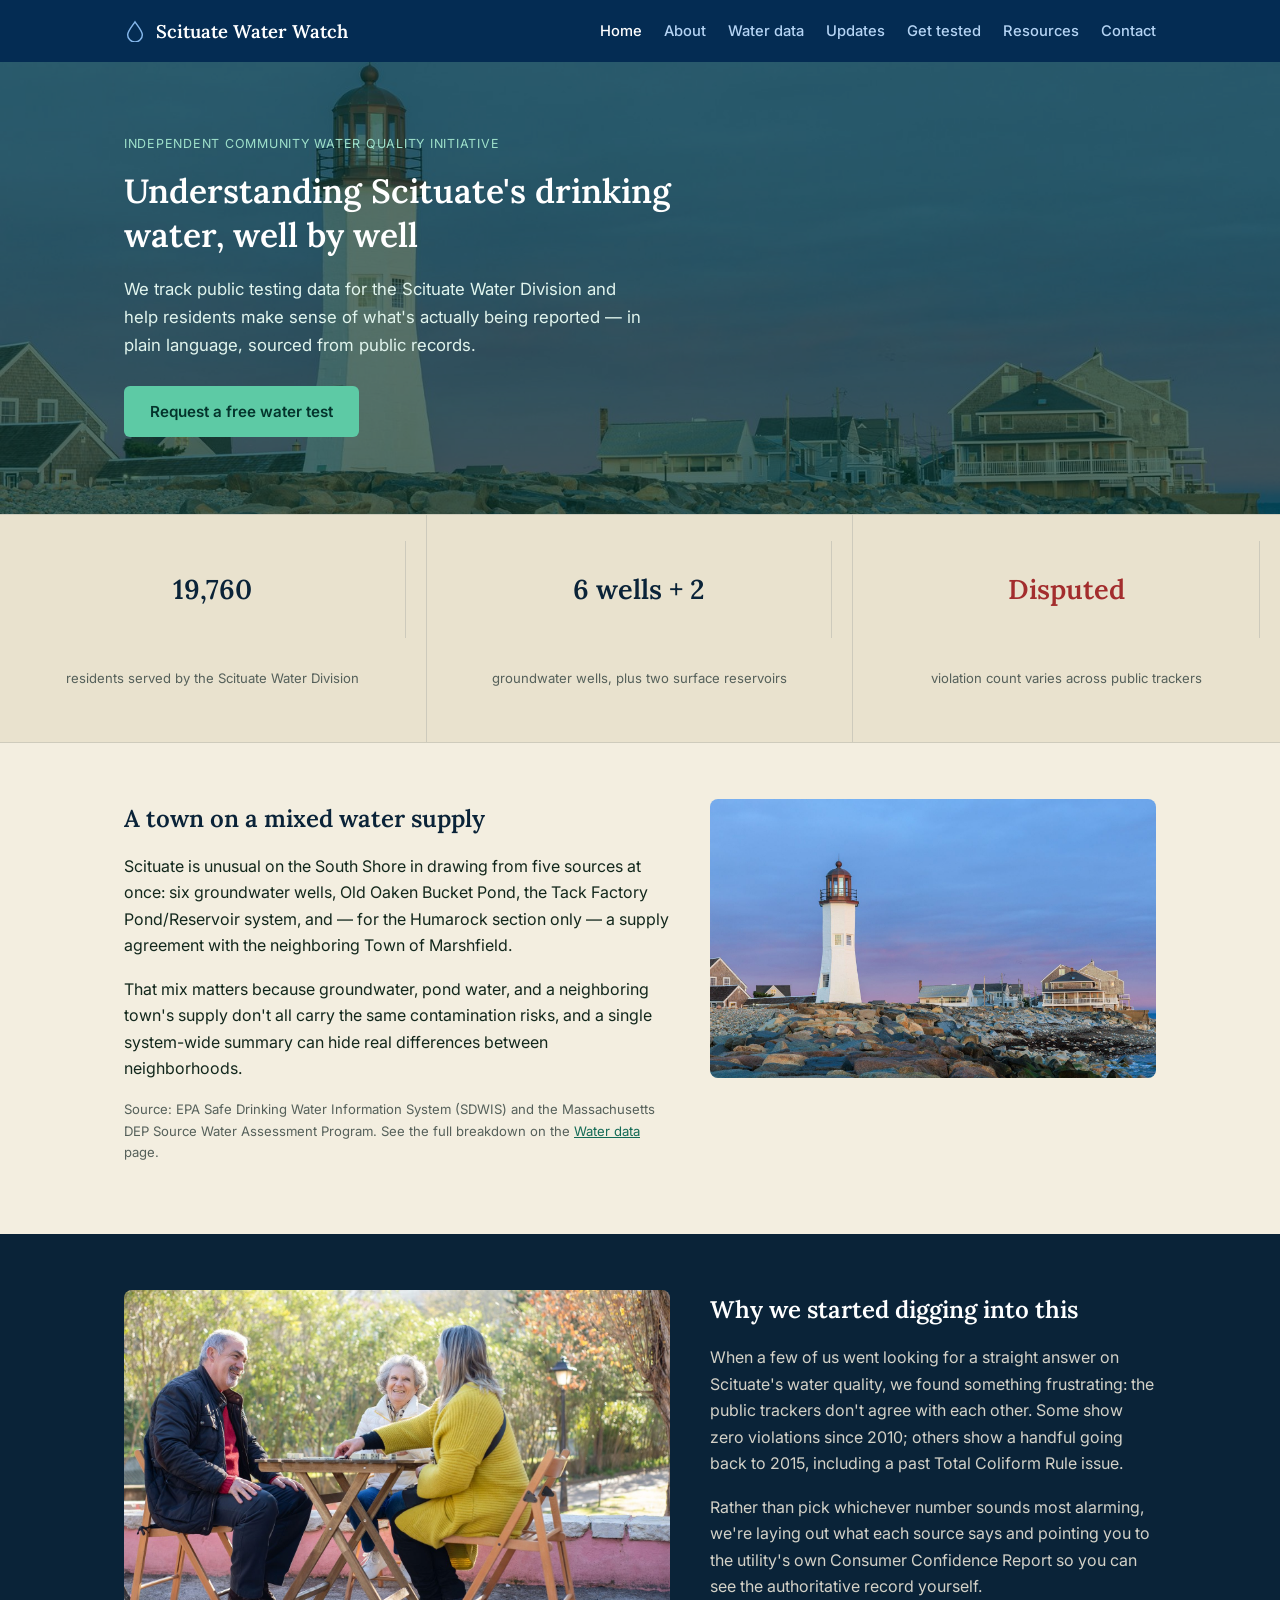
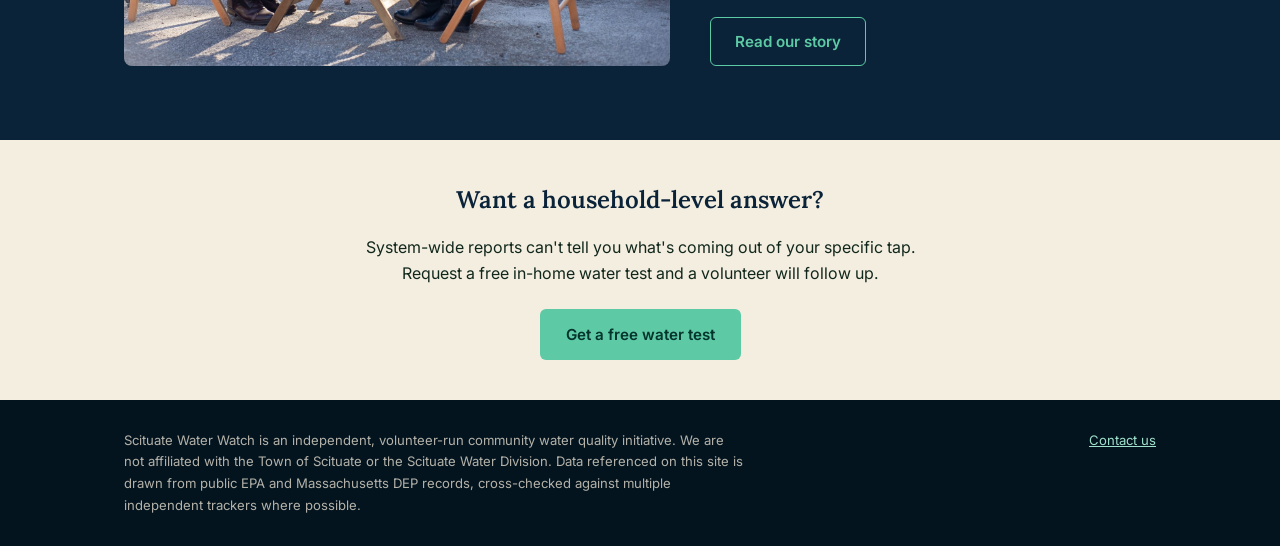
<file: index.html>
<!DOCTYPE html>
<html lang="en">
<head>
<meta charset="UTF-8">
<meta name="viewport" content="width=device-width, initial-scale=1.0">
<title>Scituate Water Watch — Independent water quality reporting for Scituate, MA</title>
<meta name="description" content="Community-run water quality watchdog tracking EPA and Consumer Confidence Report data for the Scituate Water Division.">
<link rel="canonical" href="https://scituate.mawaterwatch.org/">
<link rel="icon" type="image/svg+xml" href="images/favicon.svg">
<meta name="theme-color" content="#0A2338">
<link rel="stylesheet" href="css/styles.css">
<meta property="og:type" content="website">
<meta property="og:site_name" content="Scituate Water Watch">
<meta property="og:title" content="Scituate Water Watch — Independent water quality reporting for Scituate, MA">
<meta property="og:description" content="Community-run water quality watchdog tracking EPA and Consumer Confidence Report data for the Scituate Water Division.">
<meta property="og:url" content="https://scituate.mawaterwatch.org/">
<meta property="og:image" content="https://scituate.mawaterwatch.org/images/harbor-town.jpg">
<meta name="twitter:card" content="summary_large_image">
<meta name="twitter:title" content="Scituate Water Watch — Independent water quality reporting for Scituate, MA">
<meta name="twitter:description" content="Community-run water quality watchdog tracking EPA and Consumer Confidence Report data for the Scituate Water Division.">
<meta name="twitter:image" content="https://scituate.mawaterwatch.org/images/harbor-town.jpg">
<script type="application/ld+json">
{
  "@context": "https://schema.org",
  "@type": "Organization",
  "name": "Scituate Water Watch",
  "url": "https://scituate.mawaterwatch.org/",
  "description": "Independent, volunteer-run community water quality initiative tracking public testing data for the Scituate Water Division.",
  "areaServed": {
    "@type": "City",
    "name": "Scituate, MA"
  }
}
</script>
<script type="application/ld+json">
{
  "@context": "https://schema.org",
  "@type": "WebSite",
  "name": "Scituate Water Watch",
  "url": "https://scituate.mawaterwatch.org/"
}
</script>
</head>
<body>

<header class="site-header">
  <div class="wrap">
    <a href="index.html" class="logo">
      <svg width="22" height="22" viewBox="0 0 24 24" fill="none" stroke="#85B7EB" stroke-width="1.6"><path d="M12 2 C7 9 4 12.5 4 16 a8 8 0 0 0 16 0 c0-3.5-3-7-8-14Z"/></svg>
      Scituate Water Watch
    </a>
    <nav class="main-nav">
      <a href="index.html" class="active">Home</a>
      <a href="about.html">About</a>
      <a href="water-quality-data.html">Water data</a>
      <a href="updates.html">Updates</a>
      <a href="get-tested.html">Get tested</a>
      <a href="resources.html">Resources</a>
      <a href="contact.html">Contact</a>
    </nav>
  </div>
</header>

<section class="hero">
  <div class="hero-bg" style="background-image:url('images/harbor-town.jpg');"></div>
  <div class="hero-inner">
    <p class="eyebrow">Independent community water quality initiative</p>
    <h1>Understanding Scituate's drinking water, well by well</h1>
    <p class="sub">We track public testing data for the Scituate Water Division and help residents make sense of what's actually being reported — in plain language, sourced from public records.</p>
    <p style="margin-top:26px;">
      <a href="get-tested.html" class="btn">Request a free water test</a>
    </p>
  </div>
</section>

<div class="stat-strip">
  <div>
    <div class="num">19,760</div>
    <div class="label">residents served by the Scituate Water Division</div>
  </div>
  <div>
    <div class="num">6 wells + 2</div>
    <div class="label">groundwater wells, plus two surface reservoirs</div>
  </div>
  <div>
    <div class="num warn">Disputed</div>
    <div class="label">violation count varies across public trackers</div>
  </div>
</div>

<section class="block">
  <div class="wrap">
    <div class="two-col">
      <div>
        <h2>A town on a mixed water supply</h2>
        <p>Scituate is unusual on the South Shore in drawing from five sources at once: six groundwater wells, Old Oaken Bucket Pond, the Tack Factory Pond/Reservoir system, and — for the Humarock section only — a supply agreement with the neighboring Town of Marshfield.</p>
        <p>That mix matters because groundwater, pond water, and a neighboring town's supply don't all carry the same contamination risks, and a single system-wide summary can hide real differences between neighborhoods.</p>
        <p class="table-note">Source: EPA Safe Drinking Water Information System (SDWIS) and the Massachusetts DEP Source Water Assessment Program. See the full breakdown on the <a href="water-quality-data.html">Water data</a> page.</p>
      </div>
      <div>
        <img src="images/harbor-town.jpg" alt="Illustrated coastal skyline near Scituate harbor, navy silhouette against a cream sky">
      </div>
    </div>
  </div>
</section>

<section class="block dark">
  <div class="wrap">
    <div class="two-col">
      <div>
        <img src="images/community.jpg" alt="Illustrated silhouettes of a group of Scituate neighbors standing along the shoreline">
      </div>
      <div>
        <h2>Why we started digging into this</h2>
        <p>When a few of us went looking for a straight answer on Scituate's water quality, we found something frustrating: the public trackers don't agree with each other. Some show zero violations since 2010; others show a handful going back to 2015, including a past Total Coliform Rule issue.</p>
        <p>Rather than pick whichever number sounds most alarming, we're laying out what each source says and pointing you to the utility's own Consumer Confidence Report so you can see the authoritative record yourself.</p>
        <p><a href="about.html" class="btn-outline">Read our story</a></p>
      </div>
    </div>
  </div>
</section>

<section class="block tight">
  <div class="wrap" style="text-align:center;">
    <h2>Want a household-level answer?</h2>
    <p style="max-width:560px; margin:0 auto 22px;">System-wide reports can't tell you what's coming out of your specific tap. Request a free in-home water test and a volunteer will follow up.</p>
    <a href="get-tested.html" class="btn">Get a free water test</a>
  </div>
</section>

<footer class="site-footer">
  <div class="wrap">
    <div class="disclaimer">
      Scituate Water Watch is an independent, volunteer-run community water quality initiative. We are not affiliated with the Town of Scituate or the Scituate Water Division. Data referenced on this site is drawn from public EPA and Massachusetts DEP records, cross-checked against multiple independent trackers where possible.
    </div>
    <div>
      <a href="contact.html">Contact us</a>
    </div>
  </div>
</footer>

</body>
</html>
</file>
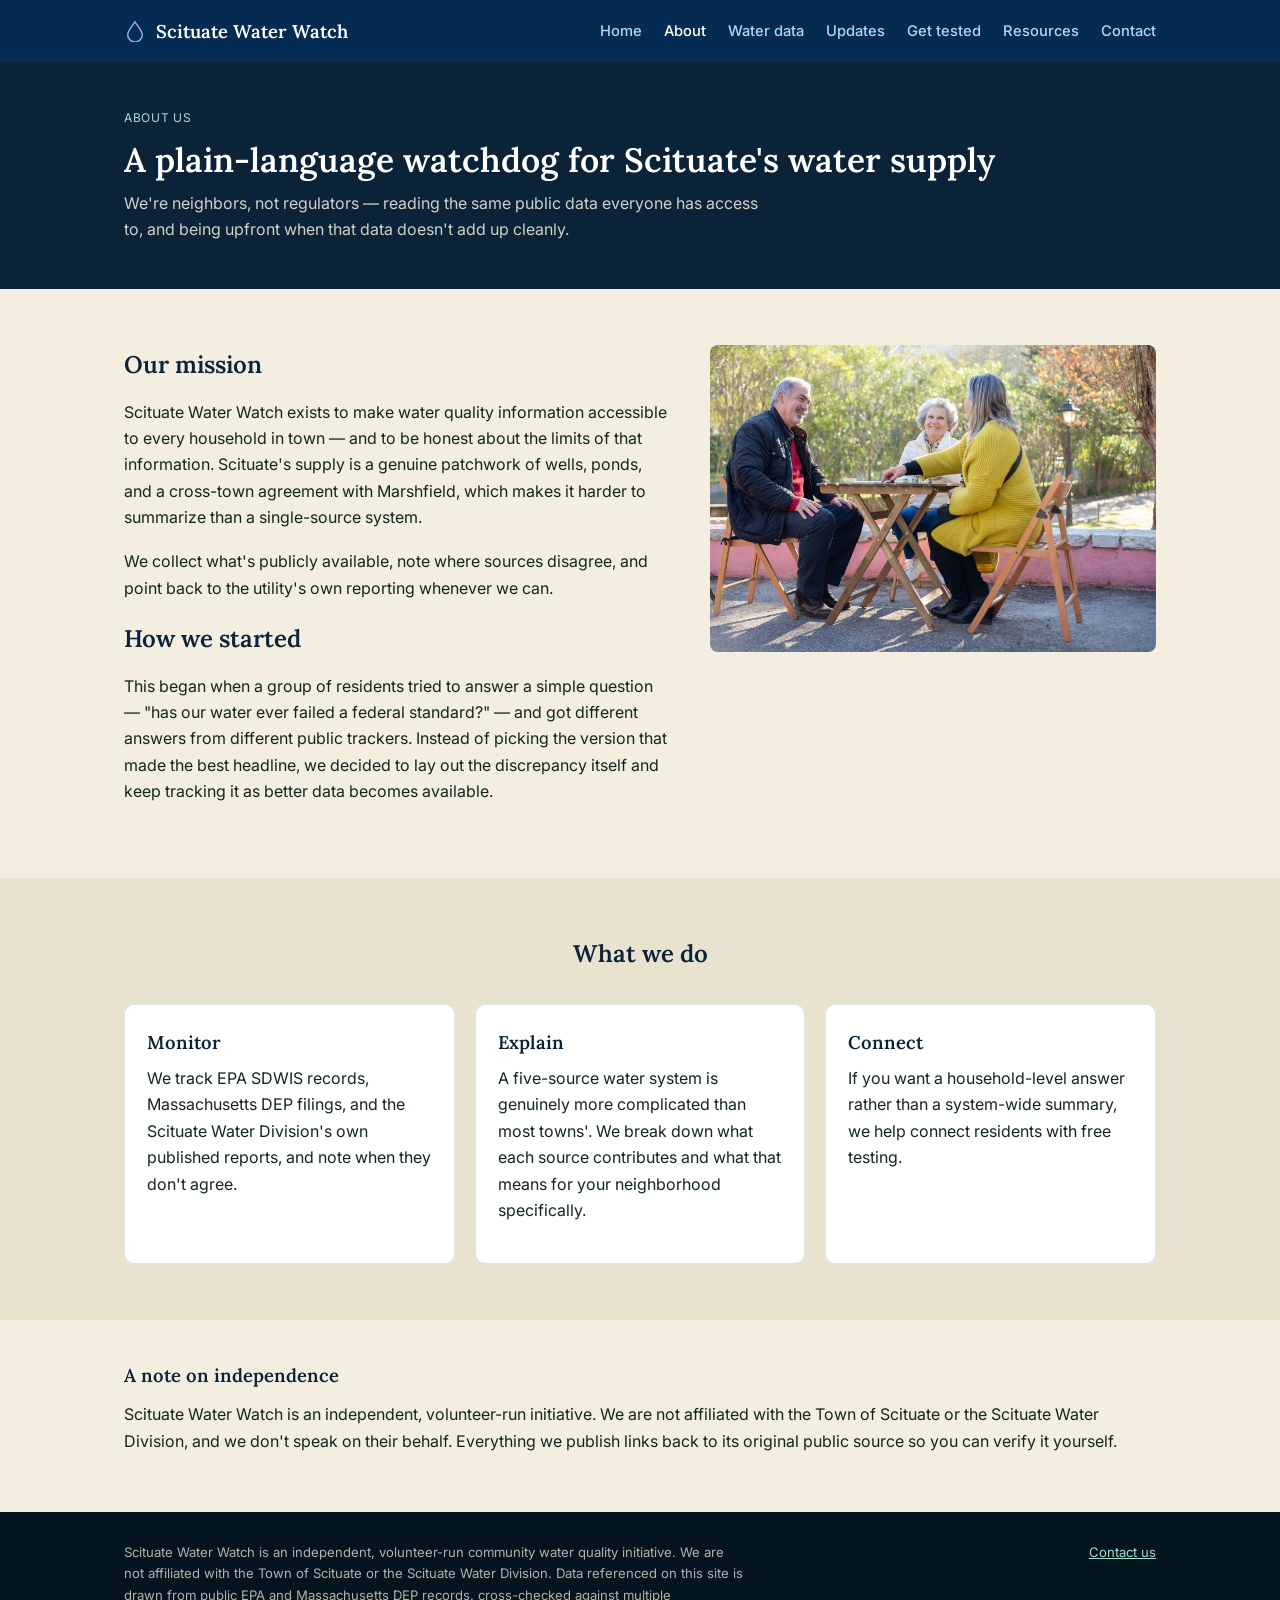
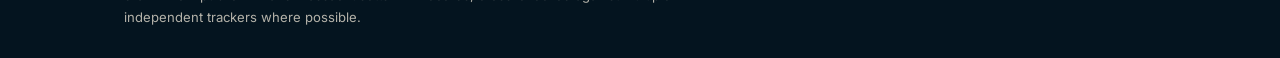
<file: about.html>
<!DOCTYPE html>
<html lang="en">
<head>
<meta charset="UTF-8">
<meta name="viewport" content="width=device-width, initial-scale=1.0">
<title>About — Scituate Water Watch</title>
<meta name="description" content="Who we are: a volunteer-run water quality watchdog for Scituate, MA.">
<link rel="canonical" href="https://scituate.mawaterwatch.org/about.html">
<link rel="icon" type="image/svg+xml" href="images/favicon.svg">
<meta name="theme-color" content="#0A2338">
<link rel="stylesheet" href="css/styles.css">
<meta property="og:type" content="website">
<meta property="og:site_name" content="Scituate Water Watch">
<meta property="og:title" content="About — Scituate Water Watch">
<meta property="og:description" content="Who we are: a volunteer-run water quality watchdog for Scituate, MA.">
<meta property="og:url" content="https://scituate.mawaterwatch.org/about.html">
<meta property="og:image" content="https://scituate.mawaterwatch.org/images/community.jpg">
<meta name="twitter:card" content="summary_large_image">
<meta name="twitter:title" content="About — Scituate Water Watch">
<meta name="twitter:description" content="Who we are: a volunteer-run water quality watchdog for Scituate, MA.">
<meta name="twitter:image" content="https://scituate.mawaterwatch.org/images/community.jpg">
</head>
<body>

<header class="site-header">
  <div class="wrap">
    <a href="index.html" class="logo">
      <svg width="22" height="22" viewBox="0 0 24 24" fill="none" stroke="#85B7EB" stroke-width="1.6"><path d="M12 2 C7 9 4 12.5 4 16 a8 8 0 0 0 16 0 c0-3.5-3-7-8-14Z"/></svg>
      Scituate Water Watch
    </a>
    <nav class="main-nav">
      <a href="index.html">Home</a>
      <a href="about.html" class="active">About</a>
      <a href="water-quality-data.html">Water data</a>
      <a href="updates.html">Updates</a>
      <a href="get-tested.html">Get tested</a>
      <a href="resources.html">Resources</a>
      <a href="contact.html">Contact</a>
    </nav>
  </div>
</header>

<section class="page-banner">
  <div class="wrap">
    <p class="eyebrow">About us</p>
    <h1>A plain-language watchdog for Scituate's water supply</h1>
    <p class="sub">We're neighbors, not regulators — reading the same public data everyone has access to, and being upfront when that data doesn't add up cleanly.</p>
  </div>
</section>

<section class="block">
  <div class="wrap">
    <div class="two-col">
      <div>
        <h2>Our mission</h2>
        <p>Scituate Water Watch exists to make water quality information accessible to every household in town — and to be honest about the limits of that information. Scituate's supply is a genuine patchwork of wells, ponds, and a cross-town agreement with Marshfield, which makes it harder to summarize than a single-source system.</p>
        <p>We collect what's publicly available, note where sources disagree, and point back to the utility's own reporting whenever we can.</p>
        <h2>How we started</h2>
        <p>This began when a group of residents tried to answer a simple question — "has our water ever failed a federal standard?" — and got different answers from different public trackers. Instead of picking the version that made the best headline, we decided to lay out the discrepancy itself and keep tracking it as better data becomes available.</p>
      </div>
      <div>
        <img src="images/community.jpg" alt="Illustrated silhouettes of Scituate community members">
      </div>
    </div>
  </div>
</section>

<section class="block" style="background:var(--cream-dim);">
  <div class="wrap">
    <h2 style="text-align:center; margin-bottom:30px;">What we do</h2>
    <div class="card-grid">
      <div class="card">
        <h3>Monitor</h3>
        <p>We track EPA SDWIS records, Massachusetts DEP filings, and the Scituate Water Division's own published reports, and note when they don't agree.</p>
      </div>
      <div class="card">
        <h3>Explain</h3>
        <p>A five-source water system is genuinely more complicated than most towns'. We break down what each source contributes and what that means for your neighborhood specifically.</p>
      </div>
      <div class="card">
        <h3>Connect</h3>
        <p>If you want a household-level answer rather than a system-wide summary, we help connect residents with free testing.</p>
      </div>
    </div>
  </div>
</section>

<section class="block tight">
  <div class="wrap">
    <h3>A note on independence</h3>
    <p>Scituate Water Watch is an independent, volunteer-run initiative. We are not affiliated with the Town of Scituate or the Scituate Water Division, and we don't speak on their behalf. Everything we publish links back to its original public source so you can verify it yourself.</p>
  </div>
</section>

<footer class="site-footer">
  <div class="wrap">
    <div class="disclaimer">
      Scituate Water Watch is an independent, volunteer-run community water quality initiative. We are not affiliated with the Town of Scituate or the Scituate Water Division. Data referenced on this site is drawn from public EPA and Massachusetts DEP records, cross-checked against multiple independent trackers where possible.
    </div>
    <div>
      <a href="contact.html">Contact us</a>
    </div>
  </div>
</footer>

</body>
</html>
</file>
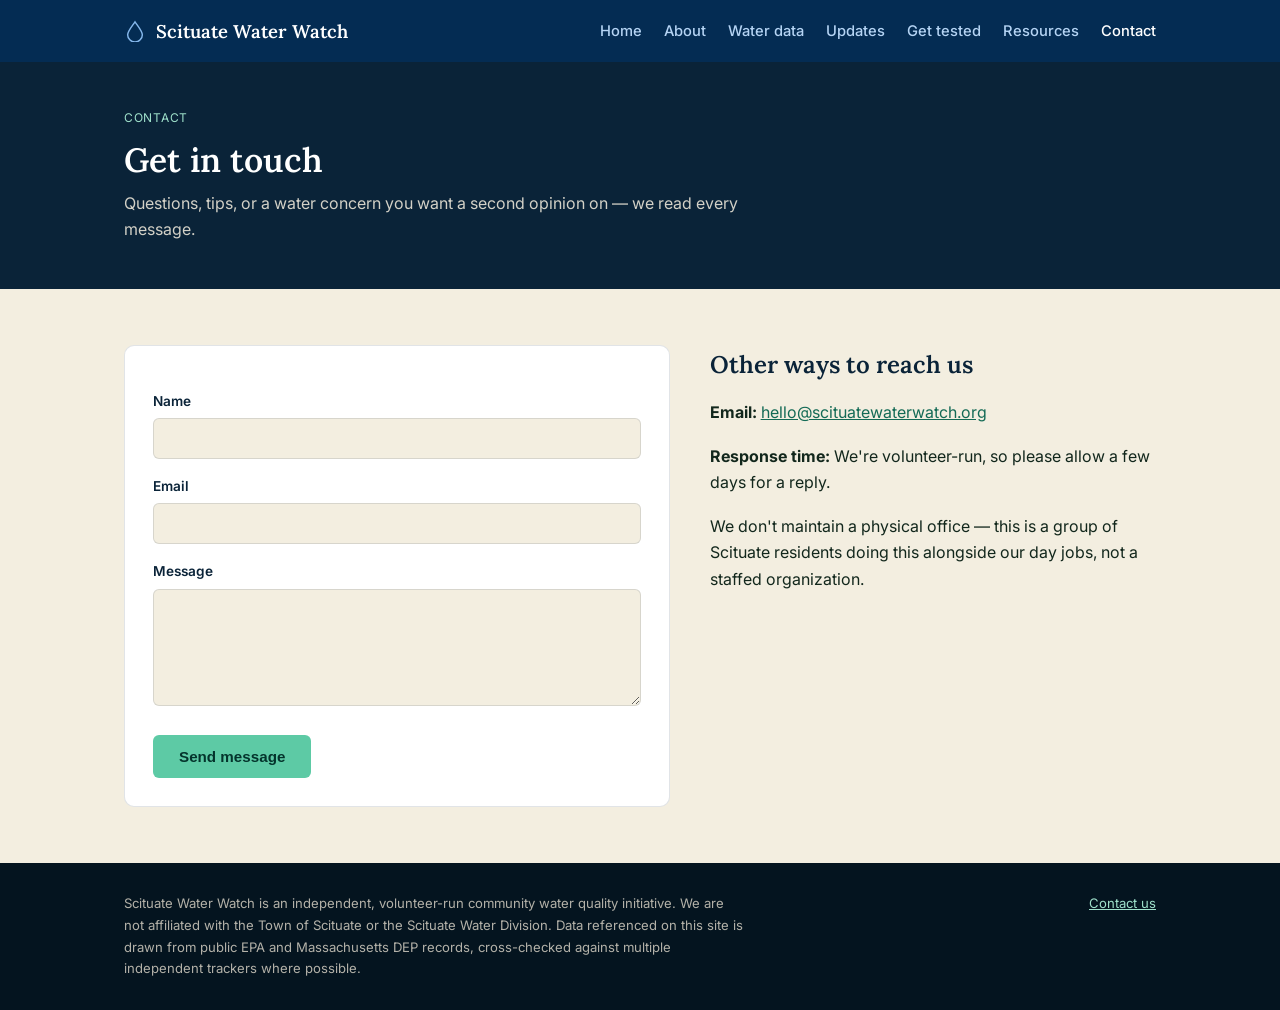
<file: contact.html>
<!DOCTYPE html>
<html lang="en">
<head>
<meta charset="UTF-8">
<meta name="viewport" content="width=device-width, initial-scale=1.0">
<title>Contact — Scituate Water Watch</title>
<meta name="description" content="Get in touch with Scituate Water Watch.">
<link rel="canonical" href="https://scituate.mawaterwatch.org/contact.html">
<link rel="icon" type="image/svg+xml" href="images/favicon.svg">
<meta name="theme-color" content="#0A2338">
<link rel="stylesheet" href="css/styles.css">
<meta property="og:type" content="website">
<meta property="og:site_name" content="Scituate Water Watch">
<meta property="og:title" content="Contact — Scituate Water Watch">
<meta property="og:description" content="Get in touch with Scituate Water Watch.">
<meta property="og:url" content="https://scituate.mawaterwatch.org/contact.html">
<meta property="og:image" content="https://scituate.mawaterwatch.org/images/harbor-town.jpg">
<meta name="twitter:card" content="summary_large_image">
<meta name="twitter:title" content="Contact — Scituate Water Watch">
<meta name="twitter:description" content="Get in touch with Scituate Water Watch.">
<meta name="twitter:image" content="https://scituate.mawaterwatch.org/images/harbor-town.jpg">
</head>
<body>

<header class="site-header">
  <div class="wrap">
    <a href="index.html" class="logo">
      <svg width="22" height="22" viewBox="0 0 24 24" fill="none" stroke="#85B7EB" stroke-width="1.6"><path d="M12 2 C7 9 4 12.5 4 16 a8 8 0 0 0 16 0 c0-3.5-3-7-8-14Z"/></svg>
      Scituate Water Watch
    </a>
    <nav class="main-nav">
      <a href="index.html">Home</a>
      <a href="about.html">About</a>
      <a href="water-quality-data.html">Water data</a>
      <a href="updates.html">Updates</a>
      <a href="get-tested.html">Get tested</a>
      <a href="resources.html">Resources</a>
      <a href="contact.html" class="active">Contact</a>
    </nav>
  </div>
</header>

<section class="page-banner">
  <div class="wrap">
    <p class="eyebrow">Contact</p>
    <h1>Get in touch</h1>
    <p class="sub">Questions, tips, or a water concern you want a second opinion on — we read every message.</p>
  </div>
</section>

<section class="block">
  <div class="wrap two-col">
    <div>
      <form class="site-form" data-web3forms data-success-message="Thanks for reaching out — we'll get back to you within a few days." action="https://api.web3forms.com/submit" method="post">
        <input type="hidden" name="access_key" value="9eac4dfe-48b4-408a-98f4-445d9a244263">
        <input type="hidden" name="subject" value="New contact form message — Scituate Water Watch">
        <input type="hidden" name="from_name" value="Scituate Water Watch site">
        <input type="checkbox" name="botcheck" style="display:none" tabindex="-1" autocomplete="off">

        <label for="cname">Name</label>
        <input type="text" id="cname" name="name" required>

        <label for="cemail">Email</label>
        <input type="email" id="cemail" name="email" required>

        <label for="cmessage">Message</label>
        <textarea id="cmessage" name="message" rows="5" required></textarea>

        <button type="submit" class="btn">Send message</button>
      </form>
    </div>
    <div>
      <h2>Other ways to reach us</h2>
      <p><strong>Email:</strong> <a href="mailto:hello@scituatewaterwatch.org">hello@scituatewaterwatch.org</a></p>
      <p><strong>Response time:</strong> We're volunteer-run, so please allow a few days for a reply.</p>
      <p>We don't maintain a physical office — this is a group of Scituate residents doing this alongside our day jobs, not a staffed organization.</p>
    </div>
  </div>
</section>

<footer class="site-footer">
  <div class="wrap">
    <div class="disclaimer">
      Scituate Water Watch is an independent, volunteer-run community water quality initiative. We are not affiliated with the Town of Scituate or the Scituate Water Division. Data referenced on this site is drawn from public EPA and Massachusetts DEP records, cross-checked against multiple independent trackers where possible.
    </div>
    <div>
      <a href="contact.html">Contact us</a>
    </div>
  </div>
</footer>

<script src="js/site-form.js"></script>
</body>
</html>
</file>
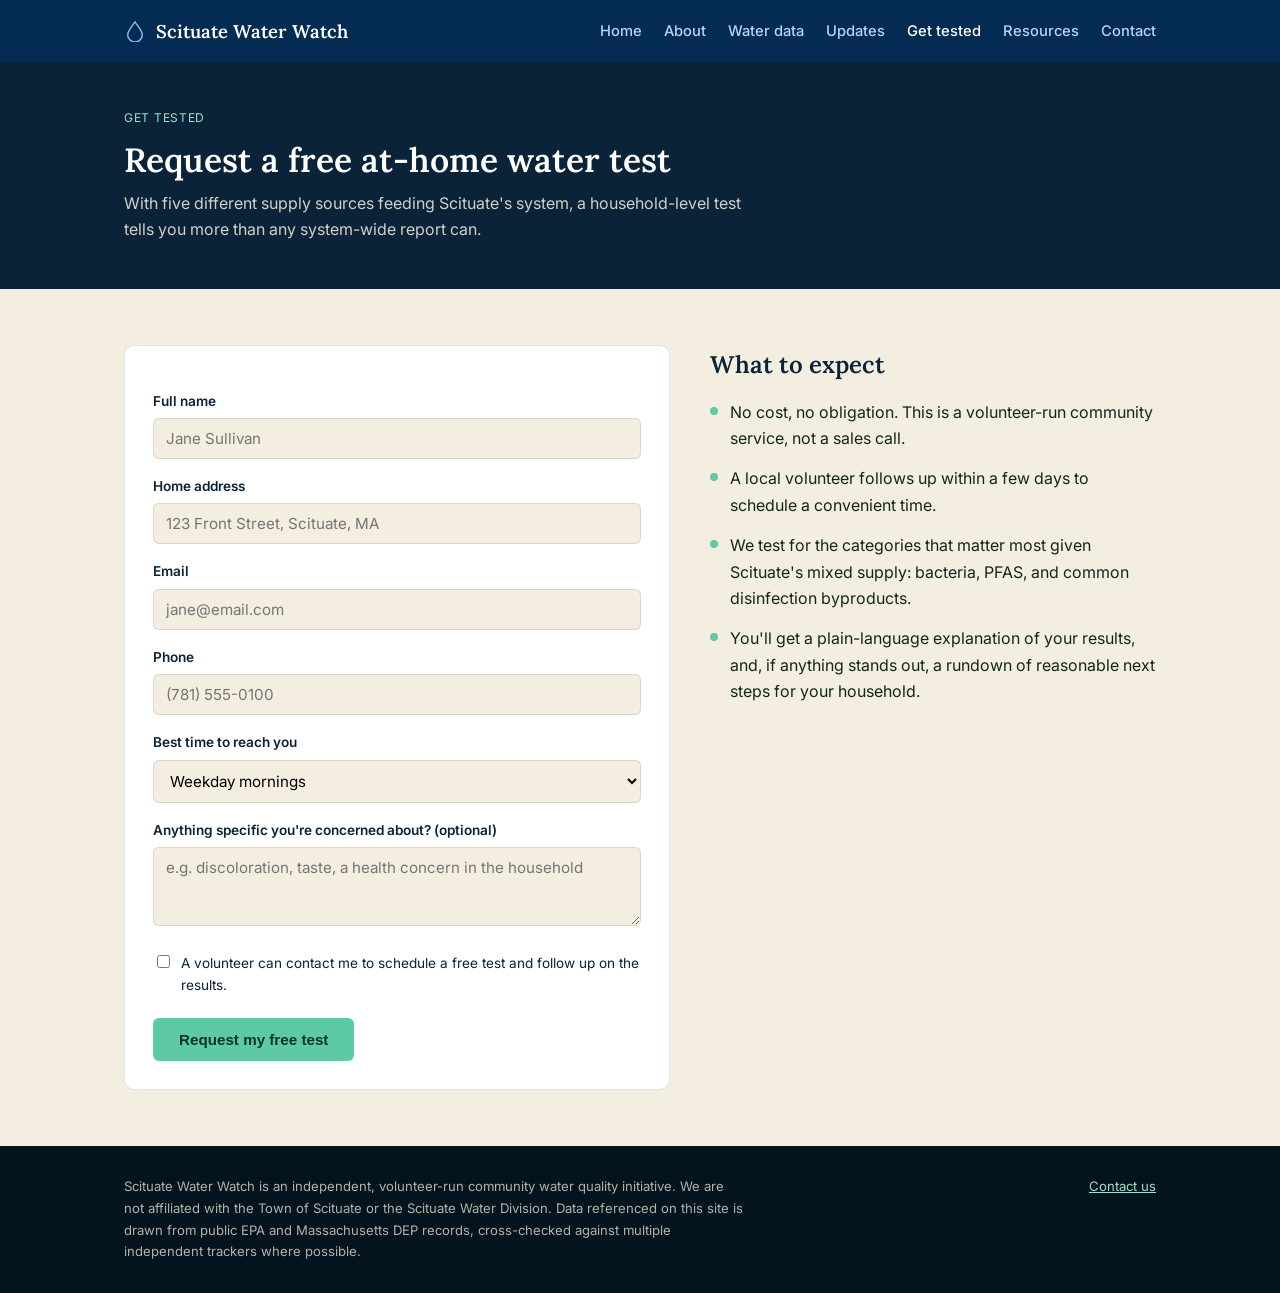
<file: get-tested.html>
<!DOCTYPE html>
<html lang="en">
<head>
<meta charset="UTF-8">
<meta name="viewport" content="width=device-width, initial-scale=1.0">
<title>Get a free water test — Scituate Water Watch</title>
<meta name="description" content="Request a free in-home water test from Scituate Water Watch.">
<link rel="canonical" href="https://scituate.mawaterwatch.org/get-tested.html">
<link rel="icon" type="image/svg+xml" href="images/favicon.svg">
<meta name="theme-color" content="#0A2338">
<link rel="stylesheet" href="css/styles.css">
<meta property="og:type" content="website">
<meta property="og:site_name" content="Scituate Water Watch">
<meta property="og:title" content="Get a free water test — Scituate Water Watch">
<meta property="og:description" content="Request a free in-home water test from Scituate Water Watch.">
<meta property="og:url" content="https://scituate.mawaterwatch.org/get-tested.html">
<meta property="og:image" content="https://scituate.mawaterwatch.org/images/harbor-town.jpg">
<meta name="twitter:card" content="summary_large_image">
<meta name="twitter:title" content="Get a free water test — Scituate Water Watch">
<meta name="twitter:description" content="Request a free in-home water test from Scituate Water Watch.">
<meta name="twitter:image" content="https://scituate.mawaterwatch.org/images/harbor-town.jpg">
</head>
<body>

<header class="site-header">
  <div class="wrap">
    <a href="index.html" class="logo">
      <svg width="22" height="22" viewBox="0 0 24 24" fill="none" stroke="#85B7EB" stroke-width="1.6"><path d="M12 2 C7 9 4 12.5 4 16 a8 8 0 0 0 16 0 c0-3.5-3-7-8-14Z"/></svg>
      Scituate Water Watch
    </a>
    <nav class="main-nav">
      <a href="index.html">Home</a>
      <a href="about.html">About</a>
      <a href="water-quality-data.html">Water data</a>
      <a href="updates.html">Updates</a>
      <a href="get-tested.html" class="active">Get tested</a>
      <a href="resources.html">Resources</a>
      <a href="contact.html">Contact</a>
    </nav>
  </div>
</header>

<section class="page-banner">
  <div class="wrap">
    <p class="eyebrow">Get tested</p>
    <h1>Request a free at-home water test</h1>
    <p class="sub">With five different supply sources feeding Scituate's system, a household-level test tells you more than any system-wide report can.</p>
  </div>
</section>

<section class="block">
  <div class="wrap two-col">
    <div>
      <form class="site-form" data-web3forms data-success-message="Thanks — a volunteer will reach out within a few days to schedule your free test." action="https://api.web3forms.com/submit" method="post">
        <input type="hidden" name="access_key" value="9eac4dfe-48b4-408a-98f4-445d9a244263">
        <input type="hidden" name="subject" value="New free water test request — Scituate Water Watch">
        <input type="hidden" name="from_name" value="Scituate Water Watch site">
        <input type="checkbox" name="botcheck" style="display:none" tabindex="-1" autocomplete="off">

        <label for="name">Full name</label>
        <input type="text" id="name" name="name" placeholder="Jane Sullivan" required>

        <label for="address">Home address</label>
        <input type="text" id="address" name="address" placeholder="123 Front Street, Scituate, MA" required>

        <label for="email">Email</label>
        <input type="email" id="email" name="email" placeholder="jane@email.com" required>

        <label for="phone">Phone</label>
        <input type="tel" id="phone" name="phone" placeholder="(781) 555-0100">

        <label for="time">Best time to reach you</label>
        <select id="time" name="time">
          <option>Weekday mornings</option>
          <option>Weekday evenings</option>
          <option>Weekends</option>
        </select>

        <label for="notes">Anything specific you're concerned about? (optional)</label>
        <textarea id="notes" name="notes" rows="3" placeholder="e.g. discoloration, taste, a health concern in the household"></textarea>

        <div class="checkbox-row">
          <input type="checkbox" id="consent" name="consent" required>
          <label for="consent" style="margin:0; font-weight:400;">A volunteer can contact me to schedule a free test and follow up on the results.</label>
        </div>

        <button type="submit" class="btn">Request my free test</button>
      </form>
    </div>
    <div>
      <h2>What to expect</h2>
      <div class="reassure-list">
        <div class="item"><span class="dot"></span><p style="margin:0;">No cost, no obligation. This is a volunteer-run community service, not a sales call.</p></div>
        <div class="item"><span class="dot"></span><p style="margin:0;">A local volunteer follows up within a few days to schedule a convenient time.</p></div>
        <div class="item"><span class="dot"></span><p style="margin:0;">We test for the categories that matter most given Scituate's mixed supply: bacteria, PFAS, and common disinfection byproducts.</p></div>
        <div class="item"><span class="dot"></span><p style="margin:0;">You'll get a plain-language explanation of your results, and, if anything stands out, a rundown of reasonable next steps for your household.</p></div>
      </div>
    </div>
  </div>
</section>

<footer class="site-footer">
  <div class="wrap">
    <div class="disclaimer">
      Scituate Water Watch is an independent, volunteer-run community water quality initiative. We are not affiliated with the Town of Scituate or the Scituate Water Division. Data referenced on this site is drawn from public EPA and Massachusetts DEP records, cross-checked against multiple independent trackers where possible.
    </div>
    <div>
      <a href="contact.html">Contact us</a>
    </div>
  </div>
</footer>

<script src="js/site-form.js"></script>
</body>
</html>
</file>
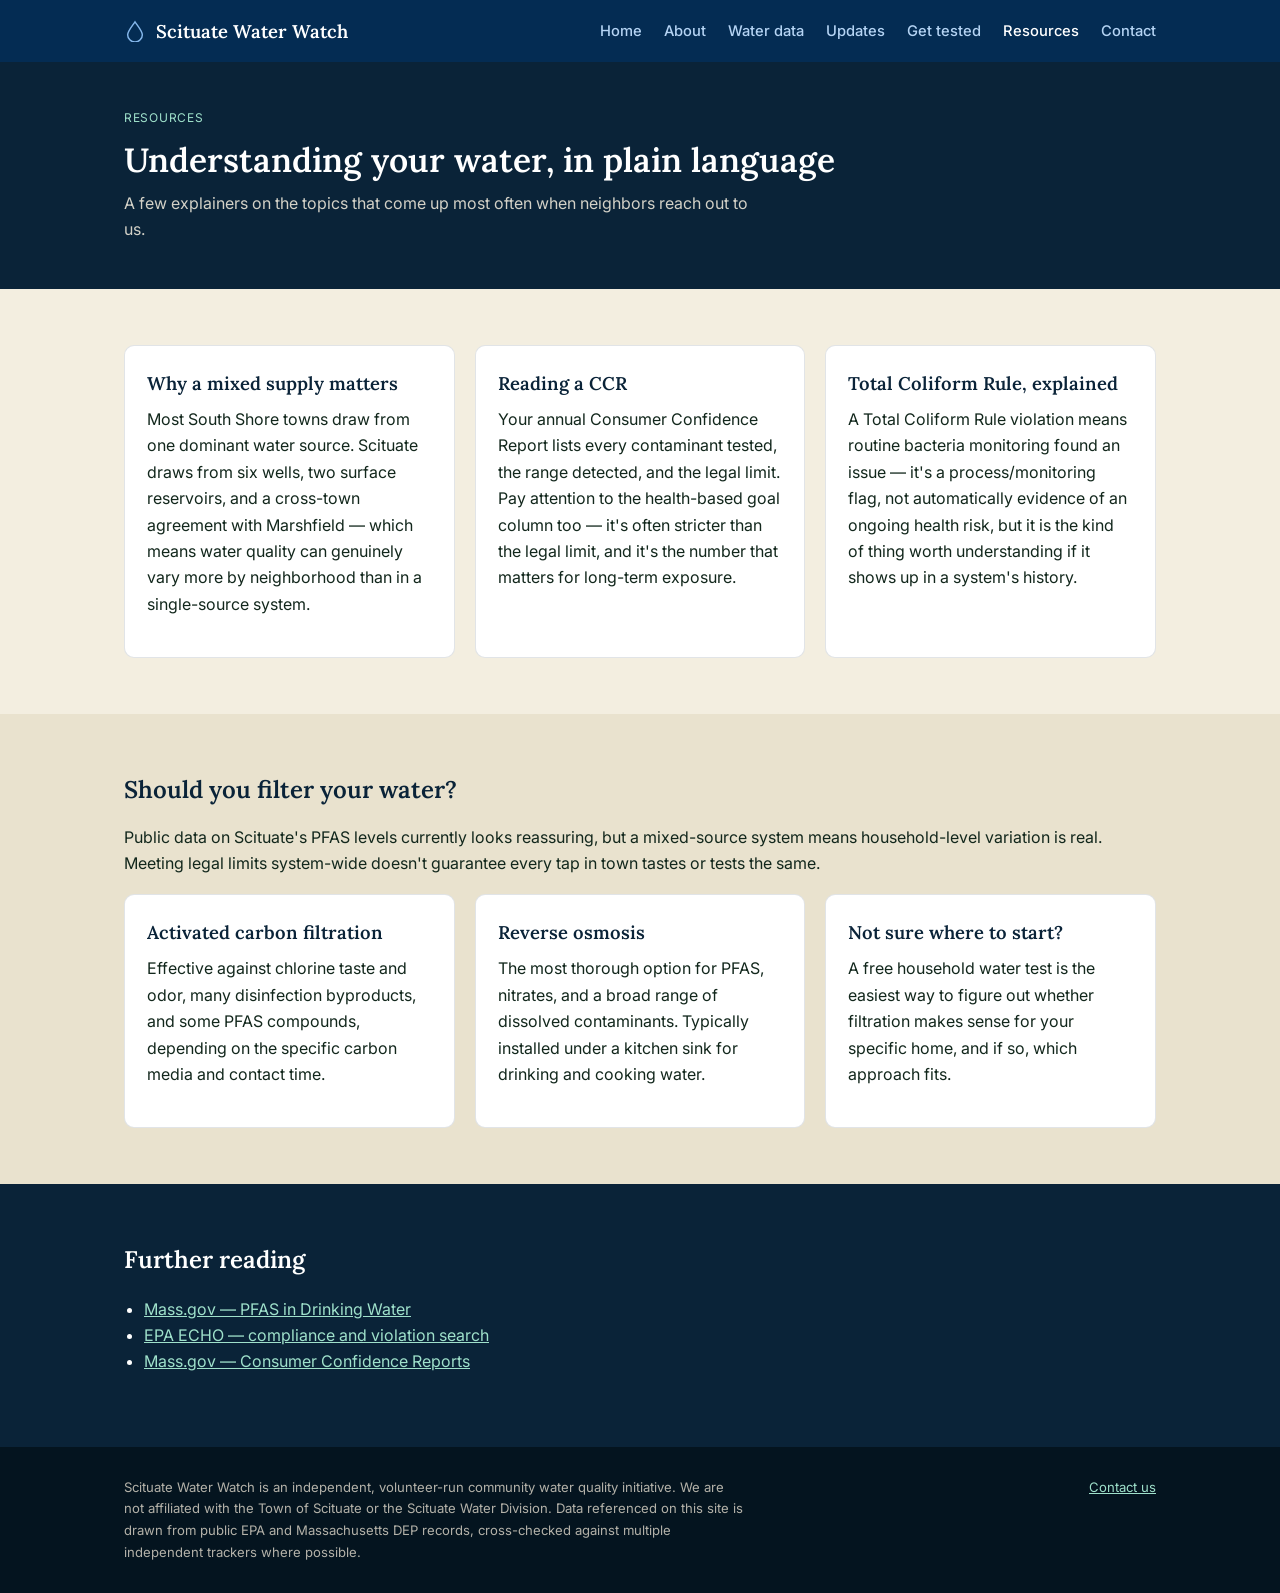
<file: resources.html>
<!DOCTYPE html>
<html lang="en">
<head>
<meta charset="UTF-8">
<meta name="viewport" content="width=device-width, initial-scale=1.0">
<title>Resources — Scituate Water Watch</title>
<meta name="description" content="Plain-language resources on PFAS, mixed water supplies, and understanding your filtration options.">
<link rel="canonical" href="https://scituate.mawaterwatch.org/resources.html">
<link rel="icon" type="image/svg+xml" href="images/favicon.svg">
<meta name="theme-color" content="#0A2338">
<link rel="stylesheet" href="css/styles.css">
<meta property="og:type" content="website">
<meta property="og:site_name" content="Scituate Water Watch">
<meta property="og:title" content="Resources — Scituate Water Watch">
<meta property="og:description" content="Plain-language resources on PFAS, mixed water supplies, and understanding your filtration options.">
<meta property="og:url" content="https://scituate.mawaterwatch.org/resources.html">
<meta property="og:image" content="https://scituate.mawaterwatch.org/images/harbor-town.jpg">
<meta name="twitter:card" content="summary_large_image">
<meta name="twitter:title" content="Resources — Scituate Water Watch">
<meta name="twitter:description" content="Plain-language resources on PFAS, mixed water supplies, and understanding your filtration options.">
<meta name="twitter:image" content="https://scituate.mawaterwatch.org/images/harbor-town.jpg">
</head>
<body>

<header class="site-header">
  <div class="wrap">
    <a href="index.html" class="logo">
      <svg width="22" height="22" viewBox="0 0 24 24" fill="none" stroke="#85B7EB" stroke-width="1.6"><path d="M12 2 C7 9 4 12.5 4 16 a8 8 0 0 0 16 0 c0-3.5-3-7-8-14Z"/></svg>
      Scituate Water Watch
    </a>
    <nav class="main-nav">
      <a href="index.html">Home</a>
      <a href="about.html">About</a>
      <a href="water-quality-data.html">Water data</a>
      <a href="updates.html">Updates</a>
      <a href="get-tested.html">Get tested</a>
      <a href="resources.html" class="active">Resources</a>
      <a href="contact.html">Contact</a>
    </nav>
  </div>
</header>

<section class="page-banner">
  <div class="wrap">
    <p class="eyebrow">Resources</p>
    <h1>Understanding your water, in plain language</h1>
    <p class="sub">A few explainers on the topics that come up most often when neighbors reach out to us.</p>
  </div>
</section>

<section class="block">
  <div class="wrap">
    <div class="card-grid">
      <div class="card">
        <h3>Why a mixed supply matters</h3>
        <p>Most South Shore towns draw from one dominant water source. Scituate draws from six wells, two surface reservoirs, and a cross-town agreement with Marshfield — which means water quality can genuinely vary more by neighborhood than in a single-source system.</p>
      </div>
      <div class="card">
        <h3>Reading a CCR</h3>
        <p>Your annual Consumer Confidence Report lists every contaminant tested, the range detected, and the legal limit. Pay attention to the health-based goal column too — it's often stricter than the legal limit, and it's the number that matters for long-term exposure.</p>
      </div>
      <div class="card">
        <h3>Total Coliform Rule, explained</h3>
        <p>A Total Coliform Rule violation means routine bacteria monitoring found an issue — it's a process/monitoring flag, not automatically evidence of an ongoing health risk, but it is the kind of thing worth understanding if it shows up in a system's history.</p>
      </div>
    </div>
  </div>
</section>

<section class="block" style="background:var(--cream-dim);">
  <div class="wrap">
    <h2>Should you filter your water?</h2>
    <p>Public data on Scituate's PFAS levels currently looks reassuring, but a mixed-source system means household-level variation is real. Meeting legal limits system-wide doesn't guarantee every tap in town tastes or tests the same.</p>
    <div class="card-grid">
      <div class="card">
        <h3>Activated carbon filtration</h3>
        <p>Effective against chlorine taste and odor, many disinfection byproducts, and some PFAS compounds, depending on the specific carbon media and contact time.</p>
      </div>
      <div class="card">
        <h3>Reverse osmosis</h3>
        <p>The most thorough option for PFAS, nitrates, and a broad range of dissolved contaminants. Typically installed under a kitchen sink for drinking and cooking water.</p>
      </div>
      <div class="card">
        <h3>Not sure where to start?</h3>
        <p>A free household water test is the easiest way to figure out whether filtration makes sense for your specific home, and if so, which approach fits.</p>
      </div>
    </div>
  </div>
</section>

<section class="block dark">
  <div class="wrap">
    <h2>Further reading</h2>
    <ul style="padding-left:20px;">
      <li><a href="https://www.mass.gov/info-details/per-and-polyfluoroalkyl-substances-pfas-in-drinking-water" style="color:#9FE1CB;">Mass.gov — PFAS in Drinking Water</a></li>
      <li><a href="https://echo.epa.gov/facilities/facility-search/results" style="color:#9FE1CB;">EPA ECHO — compliance and violation search</a></li>
      <li><a href="https://www.mass.gov/info-details/consumer-confidence-reports" style="color:#9FE1CB;">Mass.gov — Consumer Confidence Reports</a></li>
    </ul>
  </div>
</section>

<footer class="site-footer">
  <div class="wrap">
    <div class="disclaimer">
      Scituate Water Watch is an independent, volunteer-run community water quality initiative. We are not affiliated with the Town of Scituate or the Scituate Water Division. Data referenced on this site is drawn from public EPA and Massachusetts DEP records, cross-checked against multiple independent trackers where possible.
    </div>
    <div>
      <a href="contact.html">Contact us</a>
    </div>
  </div>
</footer>

</body>
</html>
</file>
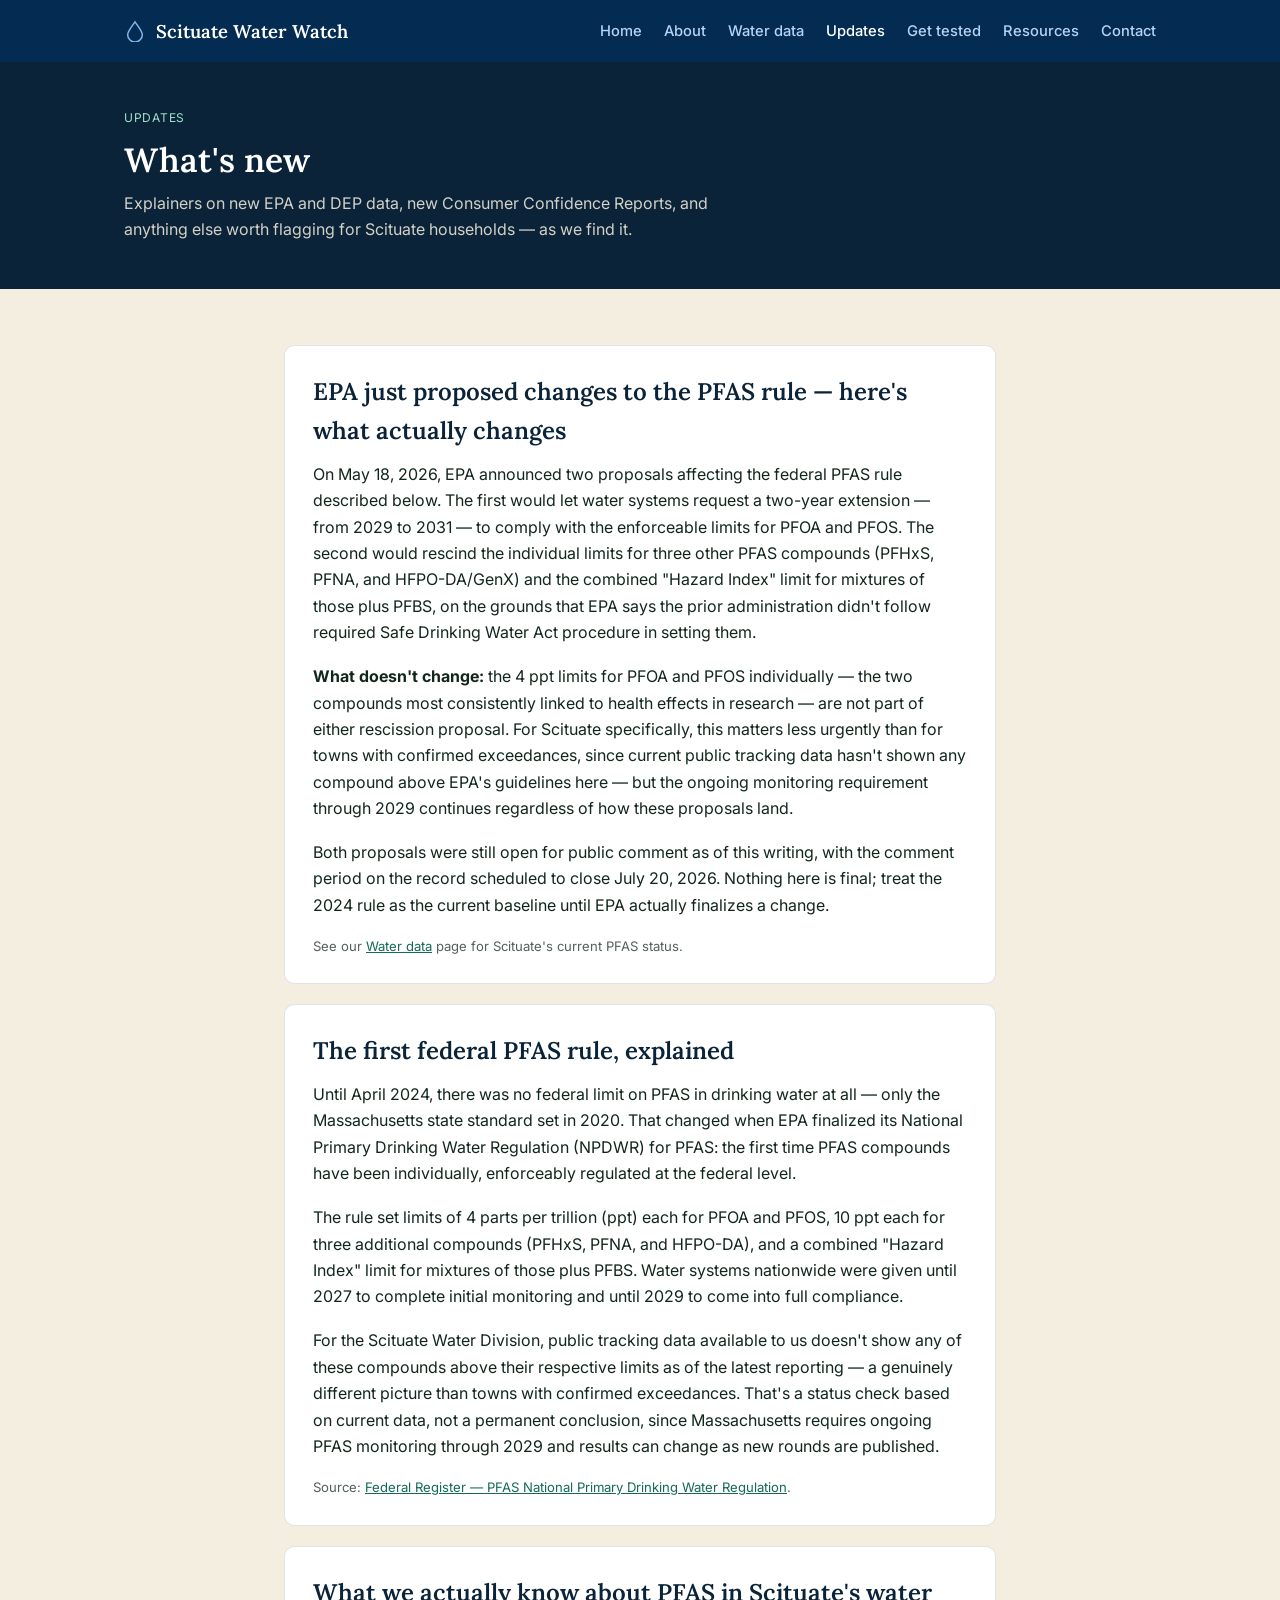
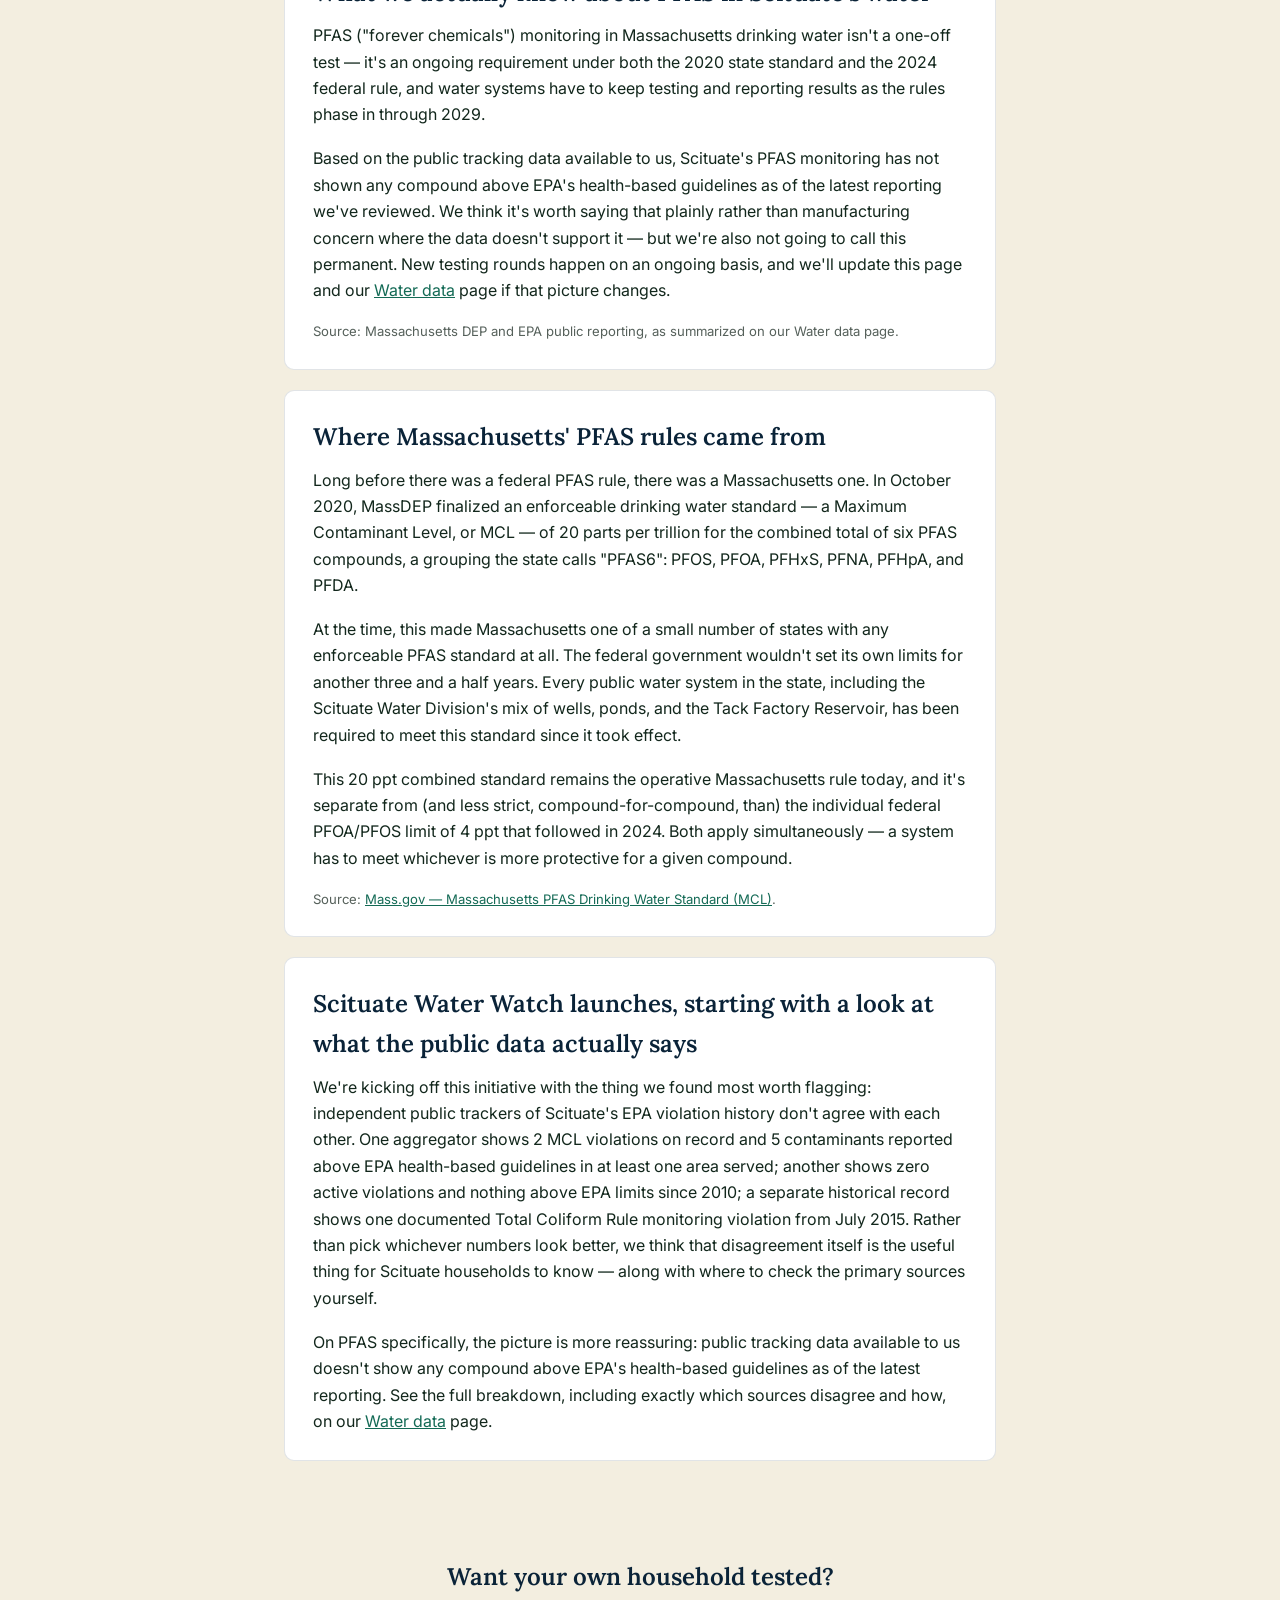
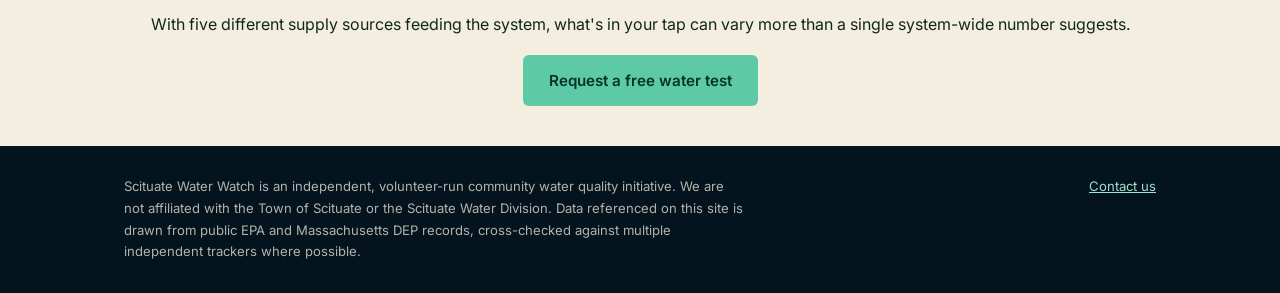
<file: updates.html>
<!DOCTYPE html>
<html lang="en">
<head>
<meta charset="UTF-8">
<meta name="viewport" content="width=device-width, initial-scale=1.0">
<title>Updates — Scituate Water Watch</title>
<meta name="description" content="Explainers and updates on EPA and Massachusetts DEP water quality data for the Scituate Water Division.">
<link rel="canonical" href="https://scituate.mawaterwatch.org/updates.html">
<link rel="icon" type="image/svg+xml" href="images/favicon.svg">
<meta name="theme-color" content="#0A2338">
<link rel="stylesheet" href="css/styles.css">
<meta property="og:type" content="website">
<meta property="og:site_name" content="Scituate Water Watch">
<meta property="og:title" content="Updates — Scituate Water Watch">
<meta property="og:description" content="Explainers and updates on EPA and Massachusetts DEP water quality data for the Scituate Water Division.">
<meta property="og:url" content="https://scituate.mawaterwatch.org/updates.html">
<meta property="og:image" content="https://scituate.mawaterwatch.org/images/harbor-town.jpg">
<meta name="twitter:card" content="summary_large_image">
<meta name="twitter:title" content="Updates — Scituate Water Watch">
<meta name="twitter:description" content="Explainers and updates on EPA and Massachusetts DEP water quality data for the Scituate Water Division.">
<meta name="twitter:image" content="https://scituate.mawaterwatch.org/images/harbor-town.jpg">
</head>
<body>

<header class="site-header">
  <div class="wrap">
    <a href="index.html" class="logo">
      <svg width="22" height="22" viewBox="0 0 24 24" fill="none" stroke="#85B7EB" stroke-width="1.6"><path d="M12 2 C7 9 4 12.5 4 16 a8 8 0 0 0 16 0 c0-3.5-3-7-8-14Z"/></svg>
      Scituate Water Watch
    </a>
    <nav class="main-nav">
      <a href="index.html">Home</a>
      <a href="about.html">About</a>
      <a href="water-quality-data.html">Water data</a>
      <a href="updates.html" class="active">Updates</a>
      <a href="get-tested.html">Get tested</a>
      <a href="resources.html">Resources</a>
      <a href="contact.html">Contact</a>
    </nav>
  </div>
</header>

<section class="page-banner">
  <div class="wrap">
    <p class="eyebrow">Updates</p>
    <h1>What's new</h1>
    <p class="sub">Explainers on new EPA and DEP data, new Consumer Confidence Reports, and anything else worth flagging for Scituate households — as we find it.</p>
  </div>
</section>

<section class="block">
  <div class="wrap" style="max-width:760px;">

    <div class="update-entry">
      <h2>EPA just proposed changes to the PFAS rule — here's what actually changes</h2>
      <p>On May 18, 2026, EPA announced two proposals affecting the federal PFAS rule described below. The first would let water systems request a two-year extension &mdash; from 2029 to 2031 &mdash; to comply with the enforceable limits for PFOA and PFOS. The second would rescind the individual limits for three other PFAS compounds (PFHxS, PFNA, and HFPO-DA/GenX) and the combined "Hazard Index" limit for mixtures of those plus PFBS, on the grounds that EPA says the prior administration didn't follow required Safe Drinking Water Act procedure in setting them.</p>
      <p><strong>What doesn't change:</strong> the 4 ppt limits for PFOA and PFOS individually &mdash; the two compounds most consistently linked to health effects in research &mdash; are not part of either rescission proposal. For Scituate specifically, this matters less urgently than for towns with confirmed exceedances, since current public tracking data hasn't shown any compound above EPA's guidelines here &mdash; but the ongoing monitoring requirement through 2029 continues regardless of how these proposals land.</p>
      <p>Both proposals were still open for public comment as of this writing, with the comment period on the record scheduled to close July 20, 2026. Nothing here is final; treat the 2024 rule as the current baseline until EPA actually finalizes a change.</p>
      <p class="table-note">See our <a href="water-quality-data.html">Water data</a> page for Scituate's current PFAS status.</p>
    </div>

    <div class="update-entry">
      <h2>The first federal PFAS rule, explained</h2>
      <p>Until April 2024, there was no federal limit on PFAS in drinking water at all &mdash; only the Massachusetts state standard set in 2020. That changed when EPA finalized its National Primary Drinking Water Regulation (NPDWR) for PFAS: the first time PFAS compounds have been individually, enforceably regulated at the federal level.</p>
      <p>The rule set limits of 4 parts per trillion (ppt) each for PFOA and PFOS, 10 ppt each for three additional compounds (PFHxS, PFNA, and HFPO-DA), and a combined "Hazard Index" limit for mixtures of those plus PFBS. Water systems nationwide were given until 2027 to complete initial monitoring and until 2029 to come into full compliance.</p>
      <p>For the Scituate Water Division, public tracking data available to us doesn't show any of these compounds above their respective limits as of the latest reporting &mdash; a genuinely different picture than towns with confirmed exceedances. That's a status check based on current data, not a permanent conclusion, since Massachusetts requires ongoing PFAS monitoring through 2029 and results can change as new rounds are published.</p>
      <p class="table-note">Source: <a href="https://www.federalregister.gov/documents/2024/04/26/2024-07773/pfas-national-primary-drinking-water-regulation">Federal Register &mdash; PFAS National Primary Drinking Water Regulation</a>.</p>
    </div>

    <div class="update-entry">
      <h2>What we actually know about PFAS in Scituate's water</h2>
      <p>PFAS ("forever chemicals") monitoring in Massachusetts drinking water isn't a one-off test &mdash; it's an ongoing requirement under both the 2020 state standard and the 2024 federal rule, and water systems have to keep testing and reporting results as the rules phase in through 2029.</p>
      <p>Based on the public tracking data available to us, Scituate's PFAS monitoring has not shown any compound above EPA's health-based guidelines as of the latest reporting we've reviewed. We think it's worth saying that plainly rather than manufacturing concern where the data doesn't support it &mdash; but we're also not going to call this permanent. New testing rounds happen on an ongoing basis, and we'll update this page and our <a href="water-quality-data.html">Water data</a> page if that picture changes.</p>
      <p class="table-note">Source: Massachusetts DEP and EPA public reporting, as summarized on our Water data page.</p>
    </div>

    <div class="update-entry">
      <h2>Where Massachusetts' PFAS rules came from</h2>
      <p>Long before there was a federal PFAS rule, there was a Massachusetts one. In October 2020, MassDEP finalized an enforceable drinking water standard &mdash; a Maximum Contaminant Level, or MCL &mdash; of 20 parts per trillion for the combined total of six PFAS compounds, a grouping the state calls "PFAS6": PFOS, PFOA, PFHxS, PFNA, PFHpA, and PFDA.</p>
      <p>At the time, this made Massachusetts one of a small number of states with any enforceable PFAS standard at all. The federal government wouldn't set its own limits for another three and a half years. Every public water system in the state, including the Scituate Water Division's mix of wells, ponds, and the Tack Factory Reservoir, has been required to meet this standard since it took effect.</p>
      <p>This 20 ppt combined standard remains the operative Massachusetts rule today, and it's separate from (and less strict, compound-for-compound, than) the individual federal PFOA/PFOS limit of 4 ppt that followed in 2024. Both apply simultaneously &mdash; a system has to meet whichever is more protective for a given compound.</p>
      <p class="table-note">Source: <a href="https://www.mass.gov/lists/massachusetts-pfas-drinking-water-standard-mcl">Mass.gov &mdash; Massachusetts PFAS Drinking Water Standard (MCL)</a>.</p>
    </div>

    <div class="update-entry">
      <h2>Scituate Water Watch launches, starting with a look at what the public data actually says</h2>
      <p>We're kicking off this initiative with the thing we found most worth flagging: independent public trackers of Scituate's EPA violation history don't agree with each other. One aggregator shows 2 MCL violations on record and 5 contaminants reported above EPA health-based guidelines in at least one area served; another shows zero active violations and nothing above EPA limits since 2010; a separate historical record shows one documented Total Coliform Rule monitoring violation from July 2015. Rather than pick whichever numbers look better, we think that disagreement itself is the useful thing for Scituate households to know &mdash; along with where to check the primary sources yourself.</p>
      <p>On PFAS specifically, the picture is more reassuring: public tracking data available to us doesn't show any compound above EPA's health-based guidelines as of the latest reporting. See the full breakdown, including exactly which sources disagree and how, on our <a href="water-quality-data.html">Water data</a> page.</p>
    </div>

  </div>
</section>

<section class="block tight" style="text-align:center;">
  <div class="wrap">
    <h2>Want your own household tested?</h2>
    <p>With five different supply sources feeding the system, what's in your tap can vary more than a single system-wide number suggests.</p>
    <a href="get-tested.html" class="btn">Request a free water test</a>
  </div>
</section>

<footer class="site-footer">
  <div class="wrap">
    <div class="disclaimer">
      Scituate Water Watch is an independent, volunteer-run community water quality initiative. We are not affiliated with the Town of Scituate or the Scituate Water Division. Data referenced on this site is drawn from public EPA and Massachusetts DEP records, cross-checked against multiple independent trackers where possible.
    </div>
    <div>
      <a href="contact.html">Contact us</a>
    </div>
  </div>
</footer>

</body>
</html>
</file>
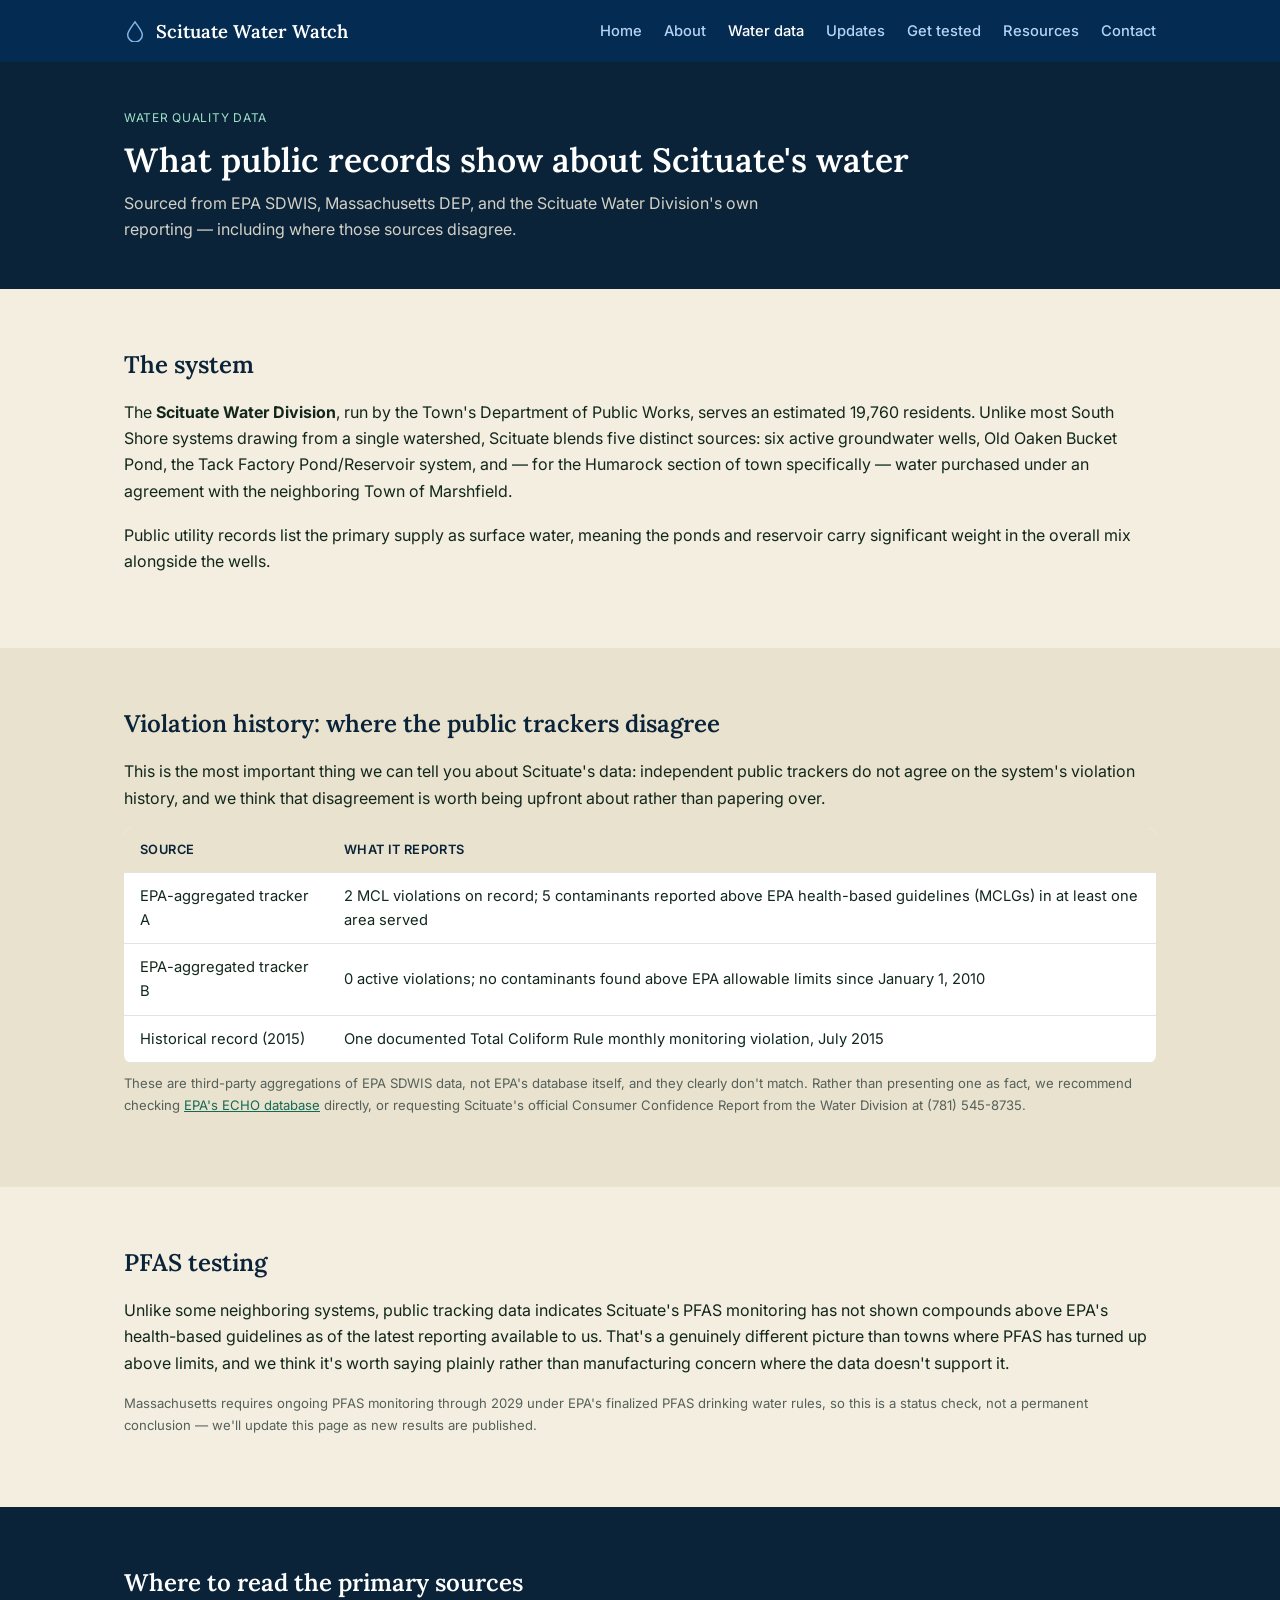
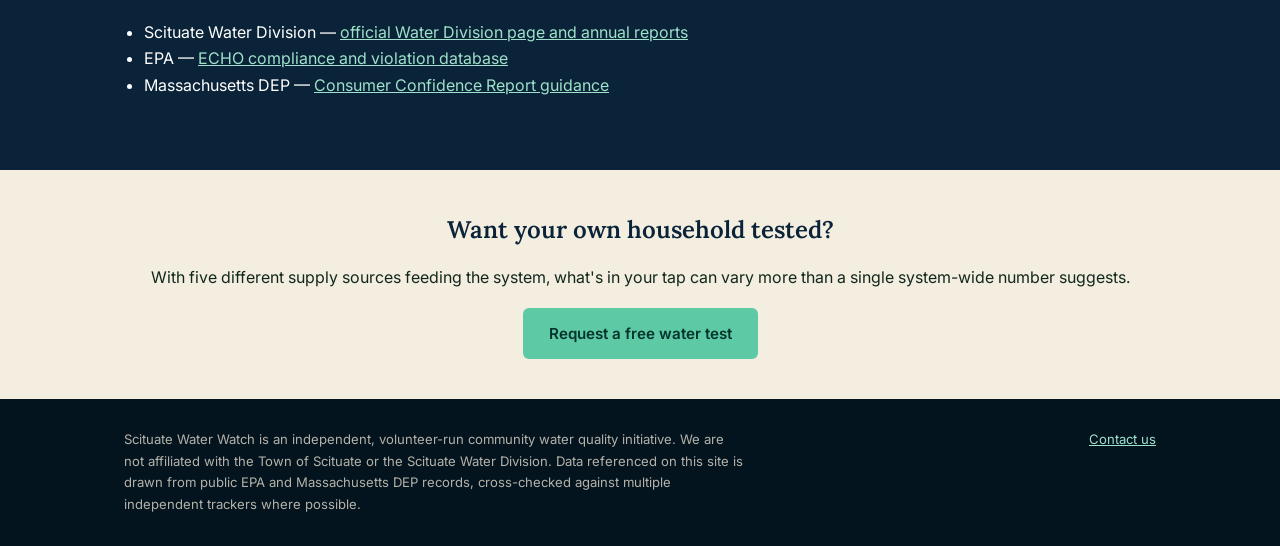
<file: water-quality-data.html>
<!DOCTYPE html>
<html lang="en">
<head>
<meta charset="UTF-8">
<meta name="viewport" content="width=device-width, initial-scale=1.0">
<title>Water quality data — Scituate Water Watch</title>
<meta name="description" content="Public testing and violation data for the Scituate Water Division, explained.">
<link rel="canonical" href="https://scituate.mawaterwatch.org/water-quality-data.html">
<link rel="icon" type="image/svg+xml" href="images/favicon.svg">
<meta name="theme-color" content="#0A2338">
<link rel="stylesheet" href="css/styles.css">
<meta property="og:type" content="website">
<meta property="og:site_name" content="Scituate Water Watch">
<meta property="og:title" content="Water quality data — Scituate Water Watch">
<meta property="og:description" content="Public testing and violation data for the Scituate Water Division, explained.">
<meta property="og:url" content="https://scituate.mawaterwatch.org/water-quality-data.html">
<meta property="og:image" content="https://scituate.mawaterwatch.org/images/harbor-town.jpg">
<meta name="twitter:card" content="summary_large_image">
<meta name="twitter:title" content="Water quality data — Scituate Water Watch">
<meta name="twitter:description" content="Public testing and violation data for the Scituate Water Division, explained.">
<meta name="twitter:image" content="https://scituate.mawaterwatch.org/images/harbor-town.jpg">
</head>
<body>

<header class="site-header">
  <div class="wrap">
    <a href="index.html" class="logo">
      <svg width="22" height="22" viewBox="0 0 24 24" fill="none" stroke="#85B7EB" stroke-width="1.6"><path d="M12 2 C7 9 4 12.5 4 16 a8 8 0 0 0 16 0 c0-3.5-3-7-8-14Z"/></svg>
      Scituate Water Watch
    </a>
    <nav class="main-nav">
      <a href="index.html">Home</a>
      <a href="about.html">About</a>
      <a href="water-quality-data.html" class="active">Water data</a>
      <a href="updates.html">Updates</a>
      <a href="get-tested.html">Get tested</a>
      <a href="resources.html">Resources</a>
      <a href="contact.html">Contact</a>
    </nav>
  </div>
</header>

<section class="page-banner">
  <div class="wrap">
    <p class="eyebrow">Water quality data</p>
    <h1>What public records show about Scituate's water</h1>
    <p class="sub">Sourced from EPA SDWIS, Massachusetts DEP, and the Scituate Water Division's own reporting — including where those sources disagree.</p>
  </div>
</section>

<section class="block">
  <div class="wrap">
    <h2>The system</h2>
    <p>The <strong>Scituate Water Division</strong>, run by the Town's Department of Public Works, serves an estimated 19,760 residents. Unlike most South Shore systems drawing from a single watershed, Scituate blends five distinct sources: six active groundwater wells, Old Oaken Bucket Pond, the Tack Factory Pond/Reservoir system, and — for the Humarock section of town specifically — water purchased under an agreement with the neighboring Town of Marshfield.</p>
    <p>Public utility records list the primary supply as surface water, meaning the ponds and reservoir carry significant weight in the overall mix alongside the wells.</p>
  </div>
</section>

<section class="block" style="background:var(--cream-dim);">
  <div class="wrap">
    <h2>Violation history: where the public trackers disagree</h2>
    <p>This is the most important thing we can tell you about Scituate's data: independent public trackers do not agree on the system's violation history, and we think that disagreement is worth being upfront about rather than papering over.</p>
    <table class="data-table">
      <thead><tr><th>Source</th><th>What it reports</th></tr></thead>
      <tbody>
        <tr><td>EPA-aggregated tracker A</td><td>2 MCL violations on record; 5 contaminants reported above EPA health-based guidelines (MCLGs) in at least one area served</td></tr>
        <tr><td>EPA-aggregated tracker B</td><td>0 active violations; no contaminants found above EPA allowable limits since January 1, 2010</td></tr>
        <tr><td>Historical record (2015)</td><td>One documented Total Coliform Rule monthly monitoring violation, July 2015</td></tr>
      </tbody>
    </table>
    <p class="table-note">These are third-party aggregations of EPA SDWIS data, not EPA's database itself, and they clearly don't match. Rather than presenting one as fact, we recommend checking <a href="https://echo.epa.gov/facilities/facility-search/results">EPA's ECHO database</a> directly, or requesting Scituate's official Consumer Confidence Report from the Water Division at (781) 545-8735.</p>
  </div>
</section>

<section class="block">
  <div class="wrap">
    <h2>PFAS testing</h2>
    <p>Unlike some neighboring systems, public tracking data indicates Scituate's PFAS monitoring has not shown compounds above EPA's health-based guidelines as of the latest reporting available to us. That's a genuinely different picture than towns where PFAS has turned up above limits, and we think it's worth saying plainly rather than manufacturing concern where the data doesn't support it.</p>
    <p class="table-note">Massachusetts requires ongoing PFAS monitoring through 2029 under EPA's finalized PFAS drinking water rules, so this is a status check, not a permanent conclusion — we'll update this page as new results are published.</p>
  </div>
</section>

<section class="block dark">
  <div class="wrap">
    <h2>Where to read the primary sources</h2>
    <ul style="padding-left:20px;">
      <li>Scituate Water Division — <a href="https://www.scituatema.gov/water-division" style="color:#9FE1CB;">official Water Division page and annual reports</a></li>
      <li>EPA — <a href="https://echo.epa.gov/facilities/facility-search/results" style="color:#9FE1CB;">ECHO compliance and violation database</a></li>
      <li>Massachusetts DEP — <a href="https://www.mass.gov/info-details/consumer-confidence-reports" style="color:#9FE1CB;">Consumer Confidence Report guidance</a></li>
    </ul>
  </div>
</section>

<section class="block tight" style="text-align:center;">
  <div class="wrap">
    <h2>Want your own household tested?</h2>
    <p>With five different supply sources feeding the system, what's in your tap can vary more than a single system-wide number suggests.</p>
    <a href="get-tested.html" class="btn">Request a free water test</a>
  </div>
</section>

<footer class="site-footer">
  <div class="wrap">
    <div class="disclaimer">
      Scituate Water Watch is an independent, volunteer-run community water quality initiative. We are not affiliated with the Town of Scituate or the Scituate Water Division. Data referenced on this site is drawn from public EPA and Massachusetts DEP records, cross-checked against multiple independent trackers where possible.
    </div>
    <div>
      <a href="contact.html">Contact us</a>
    </div>
  </div>
</footer>

</body>
</html>
</file>
<file: css/styles.css>
@import url('https://fonts.googleapis.com/css2?family=Lora:wght@500;600&family=Inter:wght@400;500;600&display=swap');

:root {
  --navy-900: #04141F;
  --navy-800: #0A2338;
  --navy-700: #042C53;
  --teal-900: #04342C;
  --teal-700: #136A55;
  --teal-500: #3E9C82;
  --teal-300: #5DCAA5;
  --cream: #F3EEE0;
  --cream-dim: #E9E2CE;
  --ink: #12271C;
  --muted: #55605A;
  --danger: #A32D2D;
  --border: rgba(10,35,56,0.12);
}

* { box-sizing: border-box; }

body {
  margin: 0;
  font-family: 'Inter', -apple-system, BlinkMacSystemFont, sans-serif;
  color: var(--ink);
  background: var(--cream);
  line-height: 1.65;
}

h1, h2, h3 {
  font-family: 'Lora', Georgia, serif;
  font-weight: 600;
  margin: 0 0 0.6em;
  color: var(--navy-800);
}

h1 { font-size: 2.1rem; line-height: 1.3; }
h2 { font-size: 1.5rem; }
h3 { font-size: 1.15rem; }

p { margin: 0 0 1.1em; }

a { color: var(--teal-700); }

.wrap {
  max-width: 1080px;
  margin: 0 auto;
  padding: 0 24px;
}

/* header */
.site-header {
  background: var(--navy-700);
  padding: 16px 0;
}
.site-header .wrap {
  display: flex;
  align-items: center;
  justify-content: space-between;
  flex-wrap: wrap;
  gap: 12px;
}
.logo {
  display: flex;
  align-items: center;
  gap: 10px;
  color: #fff;
  font-family: 'Lora', serif;
  font-size: 1.15rem;
  font-weight: 600;
  text-decoration: none;
}
.logo svg { flex-shrink: 0; }
nav.main-nav { display: flex; gap: 22px; flex-wrap: wrap; }
nav.main-nav a {
  color: #B5D4F4;
  text-decoration: none;
  font-size: 0.92rem;
  font-weight: 500;
}
nav.main-nav a:hover, nav.main-nav a.active { color: #fff; }

/* page banner (non-home pages) */
.page-banner {
  background: var(--navy-800);
  padding: 46px 0;
  color: #fff;
}
.page-banner p.eyebrow {
  text-transform: uppercase;
  letter-spacing: 0.06em;
  font-size: 0.75rem;
  color: #9FE1CB;
  margin-bottom: 10px;
}
.page-banner h1 { color: #fff; margin-bottom: 8px; }
.page-banner .sub { color: #D3D1C7; max-width: 640px; margin: 0; }

/* hero (home) */
.hero {
  position: relative;
  color: #fff;
  background: var(--teal-900);
  overflow: hidden;
}
.hero-bg {
  position: absolute;
  inset: 0;
  background-size: cover;
  background-position: center;
  opacity: 0.35;
}
.hero-inner {
  position: relative;
  padding: 72px 24px 60px;
  max-width: 1080px;
  margin: 0 auto;
}
.hero p.eyebrow {
  text-transform: uppercase;
  letter-spacing: 0.06em;
  font-size: 0.78rem;
  color: #9FE1CB;
  margin-bottom: 14px;
}
.hero h1 { color: #fff; max-width: 640px; }
.hero .sub { max-width: 520px; color: #E1F5EE; font-size: 1.05rem; }

.btn {
  display: inline-block;
  background: var(--teal-300);
  color: var(--teal-900);
  font-weight: 600;
  padding: 13px 26px;
  border-radius: 6px;
  text-decoration: none;
  font-size: 0.95rem;
}
.btn:hover { background: #7fd9b8; }
.btn-outline {
  display: inline-block;
  border: 1.5px solid var(--teal-300);
  color: var(--teal-300);
  font-weight: 600;
  padding: 11px 24px;
  border-radius: 6px;
  text-decoration: none;
  font-size: 0.95rem;
}

/* stat strip */
.stat-strip {
  display: grid;
  grid-template-columns: repeat(3, 1fr);
  background: var(--cream-dim);
  border-top: 1px solid var(--border);
  border-bottom: 1px solid var(--border);
}
.stat-strip div {
  padding: 26px 20px;
  text-align: center;
  border-right: 1px solid var(--border);
}
.stat-strip div:last-child { border-right: none; }
.stat-strip .num { font-family: 'Lora', serif; font-size: 1.7rem; font-weight: 600; color: var(--navy-800); }
.stat-strip .num.warn { color: var(--danger); }
.stat-strip .label { font-size: 0.82rem; color: var(--muted); margin-top: 4px; }

/* sections */
section.block { padding: 56px 0; }
section.block.tight { padding: 40px 0; }
section.block.dark {
  background: var(--navy-800);
  color: #fff;
}
section.block.dark h2 { color: #fff; }
section.block.dark p { color: #D3D1C7; }

.two-col {
  display: grid;
  grid-template-columns: 1.1fr 0.9fr;
  gap: 40px;
  align-items: start;
}
.two-col img { width: 100%; height: auto; border-radius: 8px; display: block; }

/* data table */
table.data-table {
  width: 100%;
  border-collapse: collapse;
  background: #fff;
  border-radius: 8px;
  overflow: hidden;
  font-size: 0.92rem;
}
table.data-table th, table.data-table td {
  text-align: left;
  padding: 11px 16px;
  border-bottom: 1px solid var(--border);
}
table.data-table th {
  background: var(--cream-dim);
  font-weight: 600;
  color: var(--navy-800);
  font-size: 0.8rem;
  text-transform: uppercase;
  letter-spacing: 0.03em;
}
table.data-table td.warn { color: var(--danger); font-weight: 600; }
.table-note { font-size: 0.82rem; color: var(--muted); margin-top: 10px; }

/* cards */
.card-grid {
  display: grid;
  grid-template-columns: repeat(3, 1fr);
  gap: 20px;
}
.card {
  background: #fff;
  border: 1px solid var(--border);
  border-radius: 10px;
  padding: 22px;
}
.card h3 { margin-bottom: 8px; }

/* updates log */
.update-entry {
  background: #fff;
  border: 1px solid var(--border);
  border-radius: 10px;
  padding: 26px 28px;
  margin-bottom: 20px;
}
.update-entry:last-child { margin-bottom: 0; }
.update-entry h2 { margin-bottom: 10px; }
.update-entry p:last-child { margin-bottom: 0; }

/* form */
form.site-form {
  background: #fff;
  border: 1px solid var(--border);
  border-radius: 10px;
  padding: 28px;
  max-width: 560px;
}
form.site-form label {
  display: block;
  font-size: 0.85rem;
  font-weight: 600;
  color: var(--navy-800);
  margin: 16px 0 6px;
}
form.site-form label:first-child { margin-top: 0; }
form.site-form input, form.site-form textarea, form.site-form select {
  width: 100%;
  padding: 10px 12px;
  border: 1px solid var(--border);
  border-radius: 6px;
  font-family: inherit;
  font-size: 0.95rem;
  background: var(--cream);
}
form.site-form .checkbox-row {
  display: flex;
  align-items: flex-start;
  gap: 8px;
  margin-top: 18px;
  font-size: 0.85rem;
  color: var(--muted);
}
form.site-form .checkbox-row input { width: auto; }
form.site-form button {
  margin-top: 22px;
  border: none;
  cursor: pointer;
}

.reassure-list { display: grid; gap: 14px; }
.reassure-list .item { display: flex; gap: 12px; align-items: flex-start; }
.reassure-list .dot {
  width: 8px; height: 8px; border-radius: 50%;
  background: var(--teal-300); margin-top: 8px; flex-shrink: 0;
}

/* footer */
footer.site-footer {
  background: var(--navy-900);
  color: #B4B2A9;
  padding: 30px 0;
  font-size: 0.82rem;
}
footer.site-footer .wrap {
  display: flex;
  justify-content: space-between;
  flex-wrap: wrap;
  gap: 16px;
}
footer.site-footer a { color: #9FE1CB; }
footer.site-footer .disclaimer { max-width: 620px; }

@media (max-width: 760px) {
  .two-col { grid-template-columns: 1fr; }
  .stat-strip { grid-template-columns: 1fr; }
  .stat-strip div { border-right: none; border-bottom: 1px solid var(--border); }
  .card-grid { grid-template-columns: 1fr; }
  nav.main-nav { display: none; }
}
</file>
